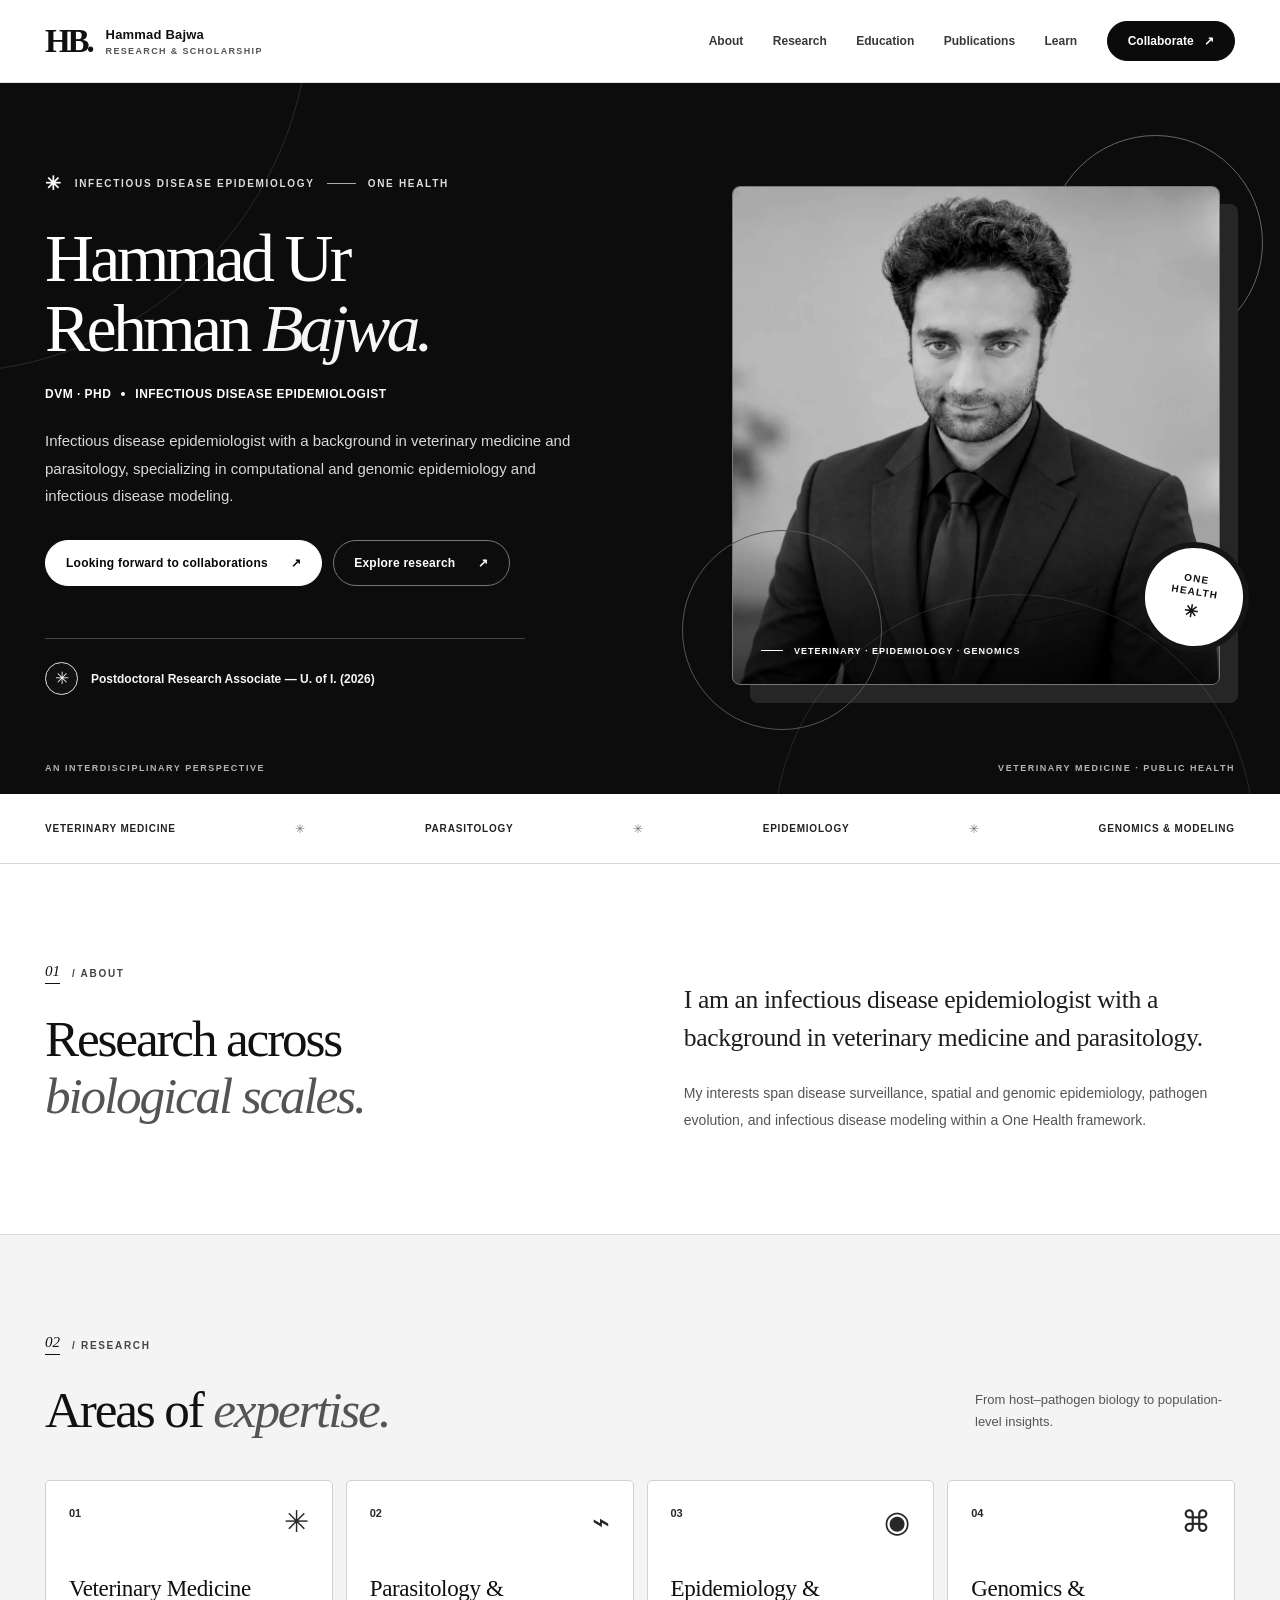
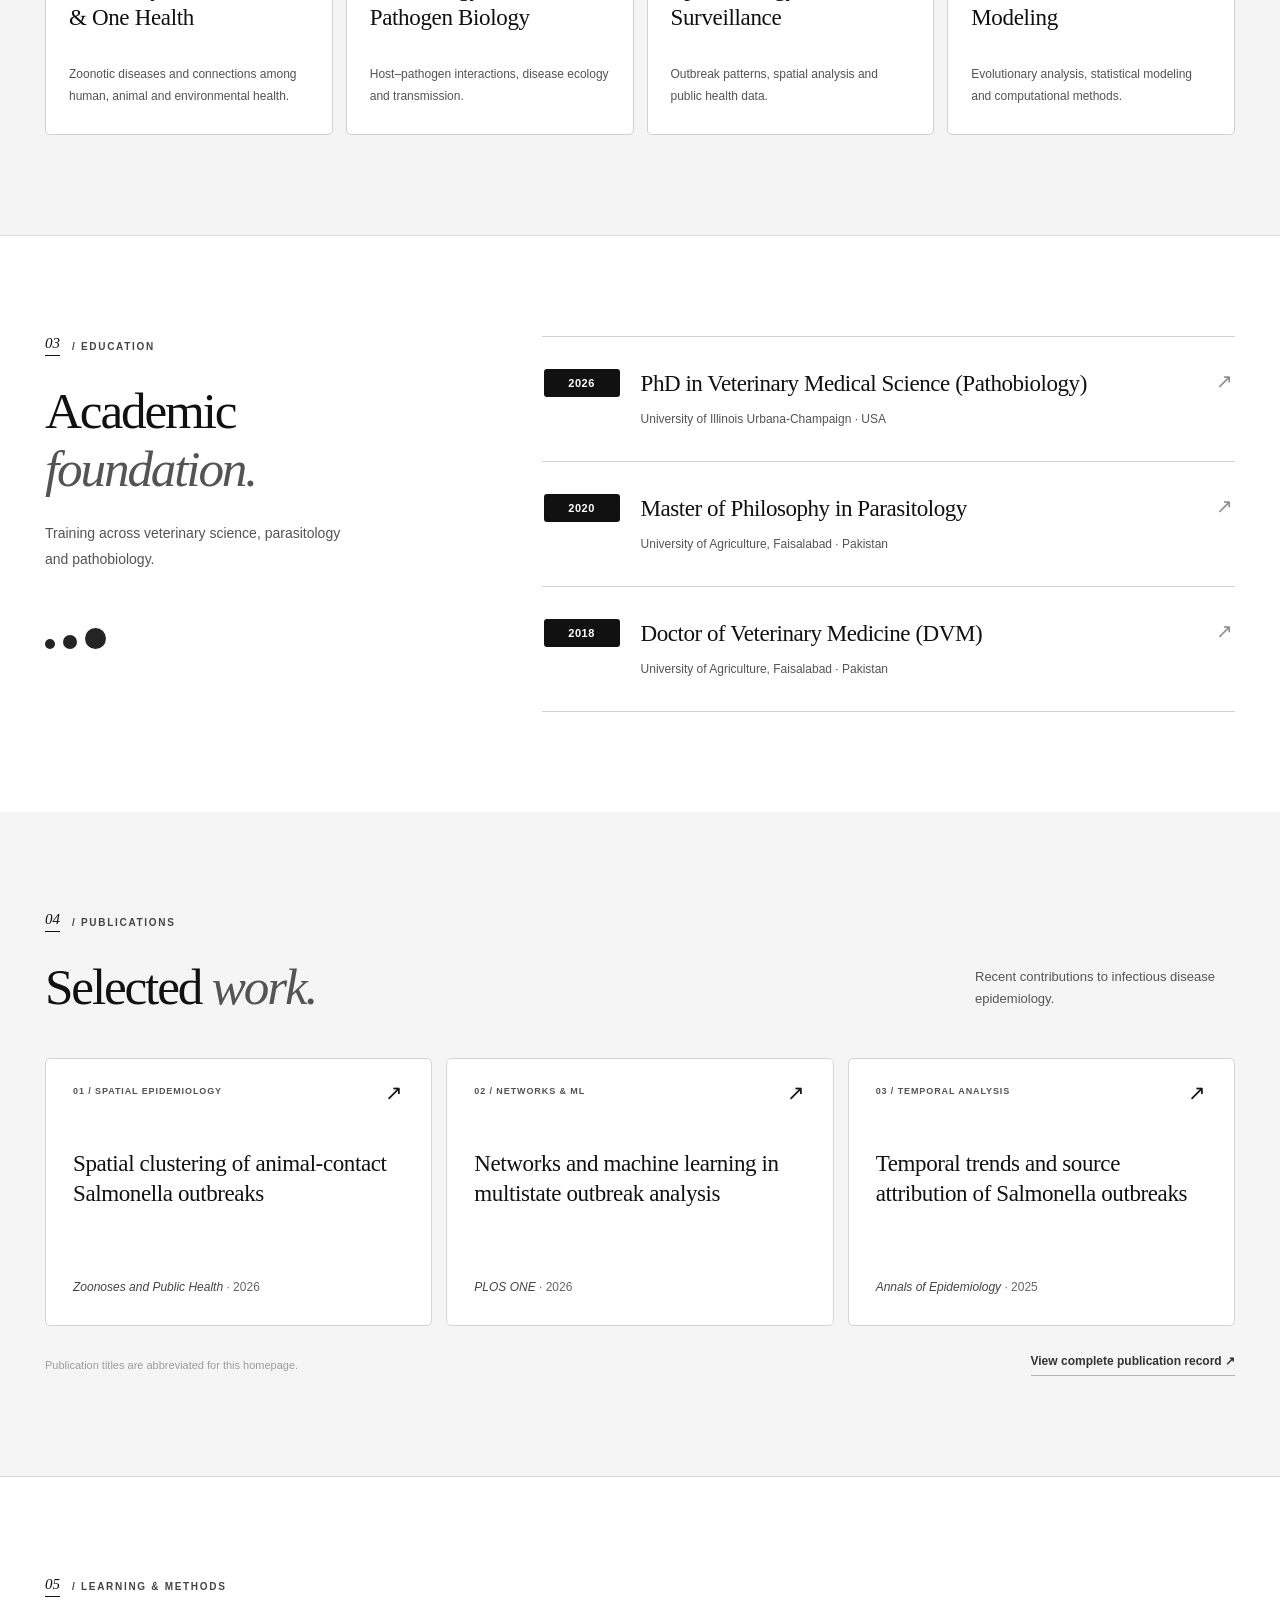
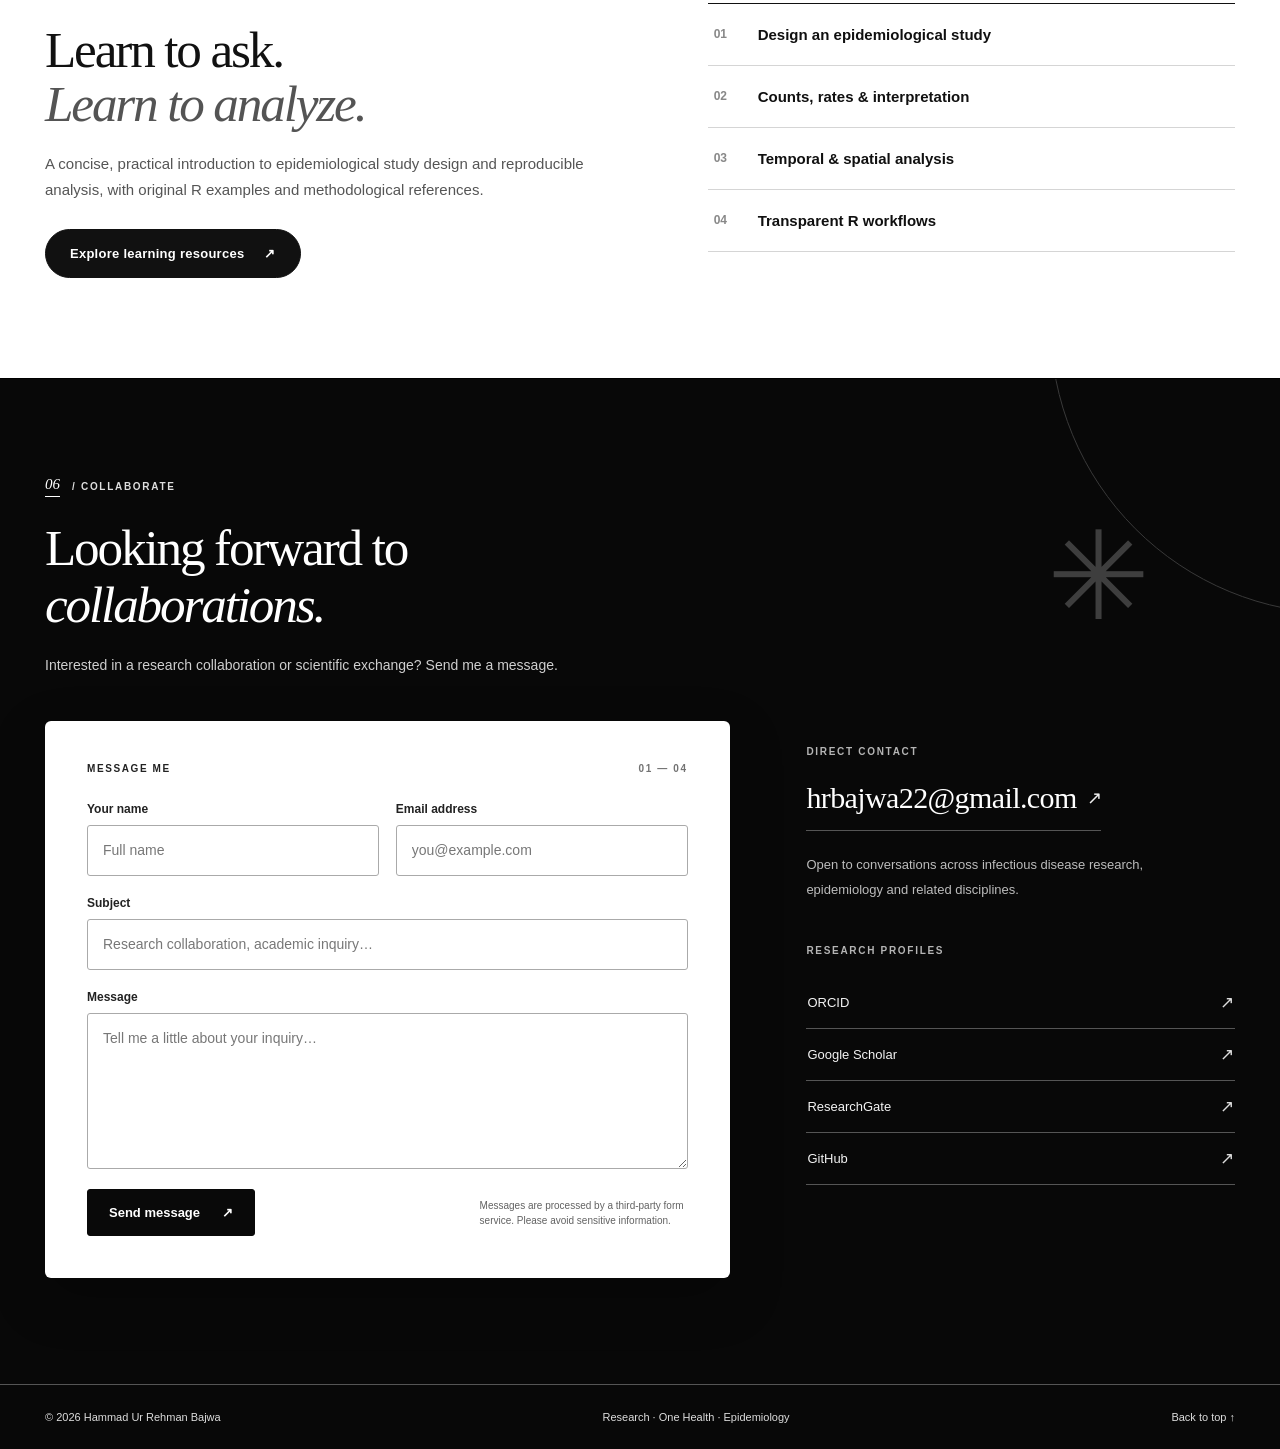
<file: index.html>
<!doctype html>
<html lang="en">
<head>
  <meta charset="utf-8">
  <meta name="viewport" content="width=device-width, initial-scale=1">
  <meta name="theme-color" content="#111111">
  <meta name="description" content="Hammad Ur Rehman Bajwa, DVM, PhD — infectious disease epidemiologist with a background in veterinary medicine and parasitology, genomic and computational epidemiology, and infectious disease modeling.">
  <meta property="og:type" content="profile">
  <meta property="og:title" content="Hammad Ur Rehman Bajwa | Infectious Disease Epidemiologist">
  <meta property="og:description" content="Infectious disease epidemiologist bridging veterinary medicine, parasitology, genomic epidemiology, computational methods and disease modeling.">
  <meta property="og:url" content="https://hrbajwa.github.io/">
  <meta property="og:image" content="https://hrbajwa.github.io/assets/hammad-bajwa-profile.webp">
  <meta property="og:image:alt" content="Professional portrait of Hammad Ur Rehman Bajwa">
  <title>Hammad Ur Rehman Bajwa, DVM, PhD · Infectious Disease Epidemiologist</title>
  <link rel="icon" href="assets/favicon.svg" type="image/svg+xml">
  <link rel="stylesheet" href="styles.css">
  <script src="script.js" defer></script>
  <script type="application/ld+json">{"@context":"https://schema.org","@type":"Person","name":"Hammad Ur Rehman Bajwa","honorificSuffix":"DVM, PhD","jobTitle":"Postdoctoral Research Associate","affiliation":{"@type":"CollegeOrUniversity","name":"University of Illinois Urbana-Champaign"},"email":"mailto:hrbajwa22@gmail.com","image":"https://hrbajwa.github.io/assets/hammad-bajwa-profile.webp","url":"https://hrbajwa.github.io/","sameAs":["https://orcid.org/0000-0001-6908-7659","https://www.researchgate.net/profile/Hammad-Bajwa?ev=hdr_xprf","https://scholar.google.com/citations?user=pwClDfwAAAAJ&hl=en","https://github.com/hrbajwa"]}</script>
</head>
<body>
<a class="skip-link" href="#main">Skip to content</a>
<header class="site-header" id="top">
  <div class="container nav-inner">
    <a href="#top" class="identity" aria-label="Hammad Bajwa, home"><span class="monogram">HB<span>.</span></span><span class="identity-copy"><strong>Hammad Bajwa</strong><small>Research &amp; Scholarship</small></span></a>
    <button class="menu-toggle" type="button" aria-label="Open navigation" aria-expanded="false" aria-controls="site-nav"><span></span><span></span><span></span></button>
    <nav class="site-nav" id="site-nav" aria-label="Main navigation">
      <a href="#about">About</a><a href="#expertise">Research</a><a href="#education">Education</a><a href="#publications">Publications</a><a href="learning.html">Learn</a><a class="nav-cta" href="#contact">Collaborate <span aria-hidden="true">↗</span></a>
    </nav>
  </div>
</header>
<main id="main">
  <section class="hero" aria-labelledby="page-title">
    <div class="container hero-layout">
      <div class="hero-text">
        <div class="eyebrow"><span class="small-asterisk" aria-hidden="true">✳</span> INFECTIOUS DISEASE EPIDEMIOLOGY <span class="eyebrow-rule"></span> ONE HEALTH</div>
        <h1 id="page-title">Hammad Ur<br>Rehman <em>Bajwa.</em></h1>
        <p class="hero-role">DVM · PhD <span class="role-dot"></span> Infectious Disease Epidemiologist</p>
        <p class="hero-description">Infectious disease epidemiologist with a background in veterinary medicine and parasitology, specializing in computational and genomic epidemiology and infectious disease modeling.</p>
        <div class="hero-actions"><a class="button primary" href="#contact">Looking forward to collaborations <span aria-hidden="true">↗</span></a><a class="button secondary" href="#expertise">Explore research <span aria-hidden="true">↗</span></a></div>
        <div class="hero-appointment"><span class="appointment-mark" aria-hidden="true"></span><span><b>Postdoctoral Research Associate — U. of I. (2026)</b></span></div>
      </div>
      <div class="hero-visual">
        <div class="photo-accent photo-accent-top" aria-hidden="true"></div>
        <figure class="portrait-frame"><img src="assets/hammad-bajwa-profile.webp" alt="Hammad Ur Rehman Bajwa in a dark suit" width="1536" height="1024" fetchpriority="high"><figcaption><span class="caption-line"></span> VETERINARY · EPIDEMIOLOGY · GENOMICS</figcaption></figure>
        <div class="floating-seal" aria-hidden="true"><span>ONE</span><span>HEALTH</span><span class="seal-star">✳</span></div>
        <div class="photo-accent photo-accent-bottom" aria-hidden="true"></div>
      </div>
    </div>
    <div class="container hero-foot"><span>AN INTERDISCIPLINARY PERSPECTIVE</span><span>VETERINARY MEDICINE · PUBLIC HEALTH</span></div>
  </section>

  <div class="discipline-bar"><div class="container discipline-inner"><span>Veterinary Medicine</span><span class="mid-dot">✳</span><span>Parasitology</span><span class="mid-dot">✳</span><span>Epidemiology</span><span class="mid-dot">✳</span><span>Genomics &amp; Modeling</span></div></div>

  <section class="section about" id="about">
    <div class="container split-intro">
      <div><span class="section-tag"><span>01</span> / ABOUT</span><h2>Research across<br><em>biological scales.</em></h2></div>
      <div class="intro-copy"><p class="intro-lead">I am an infectious disease epidemiologist with a background in veterinary medicine and parasitology.</p><p>My interests span disease surveillance, spatial and genomic epidemiology, pathogen evolution, and infectious disease modeling within a One Health framework.</p></div>
    </div>
  </section>

  <section class="section expertise-section" id="expertise">
    <div class="container">
      <div class="heading-row"><div><span class="section-tag"><span>02</span> / RESEARCH</span><h2>Areas of <em>expertise.</em></h2></div><p>From host–pathogen biology to population-level insights.</p></div>
      <div class="expertise-grid">
        <article class="field-card"><div class="field-top"><span>01</span><span class="field-symbol" aria-hidden="true">✳</span></div><h3>Veterinary Medicine<br>&amp; One Health</h3><p>Zoonotic diseases and connections among human, animal and environmental health.</p></article>
        <article class="field-card"><div class="field-top"><span>02</span><span class="field-symbol" aria-hidden="true">⌁</span></div><h3>Parasitology &amp;<br>Pathogen Biology</h3><p>Host–pathogen interactions, disease ecology and transmission.</p></article>
        <article class="field-card"><div class="field-top"><span>03</span><span class="field-symbol" aria-hidden="true">◉</span></div><h3>Epidemiology &amp;<br>Surveillance</h3><p>Outbreak patterns, spatial analysis and public health data.</p></article>
        <article class="field-card"><div class="field-top"><span>04</span><span class="field-symbol" aria-hidden="true">⌘</span></div><h3>Genomics &amp;<br>Modeling</h3><p>Evolutionary analysis, statistical modeling and computational methods.</p></article>
      </div>
    </div>
  </section>

  <section class="section education-section" id="education">
    <div class="container education-layout">
      <div class="education-heading"><span class="section-tag"><span>03</span> / EDUCATION</span><h2>Academic<br><em>foundation.</em></h2><p>Training across veterinary science, parasitology and pathobiology.</p><div class="edu-decoration" aria-hidden="true"><span></span><span></span><span></span></div></div>
      <div class="degrees" aria-label="Academic degrees">
        <article class="degree"><span class="degree-year">2026</span><div><h3>PhD in Veterinary Medical Science <span>(Pathobiology)</span></h3><p>University of Illinois Urbana-Champaign <span>· USA</span></p></div><span class="degree-arrow" aria-hidden="true">↗</span></article>
        <article class="degree"><span class="degree-year">2020</span><div><h3>Master of Philosophy <span>in Parasitology</span></h3><p>University of Agriculture, Faisalabad <span>· Pakistan</span></p></div><span class="degree-arrow" aria-hidden="true">↗</span></article>
        <article class="degree"><span class="degree-year">2018</span><div><h3>Doctor of Veterinary Medicine <span>(DVM)</span></h3><p>University of Agriculture, Faisalabad <span>· Pakistan</span></p></div><span class="degree-arrow" aria-hidden="true">↗</span></article>
      </div>
    </div>
  </section>

  <section class="section publications-section" id="publications">
    <div class="container">
      <div class="heading-row"><div><span class="section-tag"><span>04</span> / PUBLICATIONS</span><h2>Selected <em>work.</em></h2></div><p>Recent contributions to infectious disease epidemiology.</p></div>
      <div class="publication-grid">
        <a class="publication-card" href="https://doi.org/10.1111/zph.70071" target="_blank" rel="noopener noreferrer" aria-label="Read Mapping High-Rate Clusters of Animal Contact-Related Human Salmonella enterica Single-State Outbreaks (2026)"><div class="pub-header"><span>01 / SPATIAL EPIDEMIOLOGY</span><span class="pub-arrow" aria-hidden="true">↗</span></div><h3>Spatial clustering of animal-contact Salmonella outbreaks</h3><p><i>Zoonoses and Public Health</i> <span>· 2026</span></p></a>
        <a class="publication-card" href="https://doi.org/10.1371/journal.pone.0344889" target="_blank" rel="noopener noreferrer" aria-label="Read Multistate Animal-Contact-Related Nontyphoidal Salmonella enterica Outbreaks, Network and Machine Learning Analyses (2026)"><div class="pub-header"><span>02 / NETWORKS &amp; ML</span><span class="pub-arrow" aria-hidden="true">↗</span></div><h3>Networks and machine learning in multistate outbreak analysis</h3><p><i>PLOS ONE</i> <span>· 2026</span></p></a>
        <a class="publication-card" href="https://doi.org/10.1016/j.annepidem.2025.10.008" target="_blank" rel="noopener noreferrer" aria-label="Read Temporal Trends and Source Attribution of Animal-Contact Related Human Nontyphoidal Salmonella enterica Outbreaks (2025)"><div class="pub-header"><span>03 / TEMPORAL ANALYSIS</span><span class="pub-arrow" aria-hidden="true">↗</span></div><h3>Temporal trends and source attribution of Salmonella outbreaks</h3><p><i>Annals of Epidemiology</i> <span>· 2025</span></p></a>
      </div>
      <div class="all-papers"><span>Publication titles are abbreviated for this homepage.</span><a href="https://scholar.google.com/citations?user=pwClDfwAAAAJ&amp;hl=en" target="_blank" rel="noopener noreferrer">View complete publication record <span aria-hidden="true">↗</span></a></div>
    </div>
  </section>


  <section class="section learning-teaser" id="learning" aria-labelledby="learning-teaser-title">
    <div class="container learning-teaser-inner">
      <div><span class="section-tag"><span>05</span> / LEARNING &amp; METHODS</span><h2 id="learning-teaser-title">Learn to ask.<br><em>Learn to analyze.</em></h2><p>A concise, practical introduction to epidemiological study design and reproducible analysis, with original R examples and methodological references.</p><a class="button learning-button" href="learning.html">Explore learning resources <span aria-hidden="true">↗</span></a></div>
      <div class="teaser-tiles" aria-label="Learning resource topics"><span><b>01</b>Design an epidemiological study</span><span><b>02</b>Counts, rates &amp; interpretation</span><span><b>03</b>Temporal &amp; spatial analysis</span><span><b>04</b>Transparent R workflows</span></div>
    </div>
  </section>

  <section class="contact-section" id="contact" aria-labelledby="collaboration-title">
    <div class="container">
      <div class="collab-heading">
        <div>
          <span class="section-tag light"><span>06</span> / COLLABORATE</span>
          <h2 id="collaboration-title">Looking forward to<br><em>collaborations.</em></h2>
          <p>Interested in a research collaboration or scientific exchange? Send me a message.</p>
        </div>
        <div class="collab-head-mark" aria-hidden="true">✳</div>
      </div>
      <div class="collab-grid">
        <form id="collaboration-form" class="contact-form" action="https://formsubmit.co/hrbajwa22@gmail.com" method="POST" accept-charset="UTF-8">
          <input type="hidden" name="_subject" id="form-email-subject" value="New collaboration inquiry from academic website">
          <input type="hidden" name="_template" value="table">
          <input type="hidden" name="_next" value="https://hrbajwa.github.io/thanks.html">
          <input type="hidden" name="_url" value="https://hrbajwa.github.io/">
          <input type="text" name="_honey" class="form-honeypot" tabindex="-1" autocomplete="off" aria-hidden="true">
          <div class="form-intro"><span>MESSAGE ME</span><span>01 — 04</span></div>
          <div class="form-row">
            <div class="form-field"><label for="collab-name">Your name</label><input id="collab-name" name="name" type="text" placeholder="Full name" autocomplete="name" maxlength="120" required></div>
            <div class="form-field"><label for="collab-email">Email address</label><input id="collab-email" name="email" type="email" placeholder="you@example.com" autocomplete="email" maxlength="254" required></div>
          </div>
          <div class="form-field"><label for="collab-subject">Subject</label><input id="collab-subject" name="subject" type="text" placeholder="Research collaboration, academic inquiry…" maxlength="150" required></div>
          <div class="form-field"><label for="collab-message">Message</label><textarea id="collab-message" name="message" rows="6" placeholder="Tell me a little about your inquiry…" maxlength="5000" required></textarea></div>
          <div class="form-submit-row"><button class="form-submit" type="submit">Send message <span aria-hidden="true">↗</span></button><p>Messages are processed by a third-party form service. Please avoid sensitive information.</p></div>
        </form>
        <aside class="contact-side" aria-label="Contact details and academic profiles">
          <p class="contact-overline">DIRECT CONTACT</p>
          <a class="direct-email" href="mailto:hrbajwa22@gmail.com">hrbajwa22@gmail.com <span aria-hidden="true">↗</span></a>
          <p class="side-note">Open to conversations across infectious disease research, epidemiology and related disciplines.</p>
          <div class="contact-socials">
            <p class="contact-overline">RESEARCH PROFILES</p>
            <a href="https://orcid.org/0000-0001-6908-7659" target="_blank" rel="noopener noreferrer">ORCID <span aria-hidden="true">↗</span></a>
            <a href="https://scholar.google.com/citations?user=pwClDfwAAAAJ&amp;hl=en" target="_blank" rel="noopener noreferrer">Google Scholar <span aria-hidden="true">↗</span></a>
            <a href="https://www.researchgate.net/profile/Hammad-Bajwa?ev=hdr_xprf" target="_blank" rel="noopener noreferrer">ResearchGate <span aria-hidden="true">↗</span></a>
            <a href="https://github.com/hrbajwa" target="_blank" rel="noopener noreferrer">GitHub <span aria-hidden="true">↗</span></a>
          </div>
        </aside>
      </div>
    </div>
  </section>
</main>
<footer class="site-footer"><div class="container footer-inner"><span>© <span id="year">2026</span> Hammad Ur Rehman Bajwa</span><span>Research · One Health · Epidemiology</span><a href="#top">Back to top ↑</a></div></footer>
<!-- Cloudflare Web Analytics --><script type='module' src='https://static.cloudflareinsights.com/beacon.min.js' data-cf-beacon='{"token": "6b5b82cbedc443d493c2f87bbd44db3a"}'></script><!-- End Cloudflare Web Analytics -->
</body>
</html>
</file>
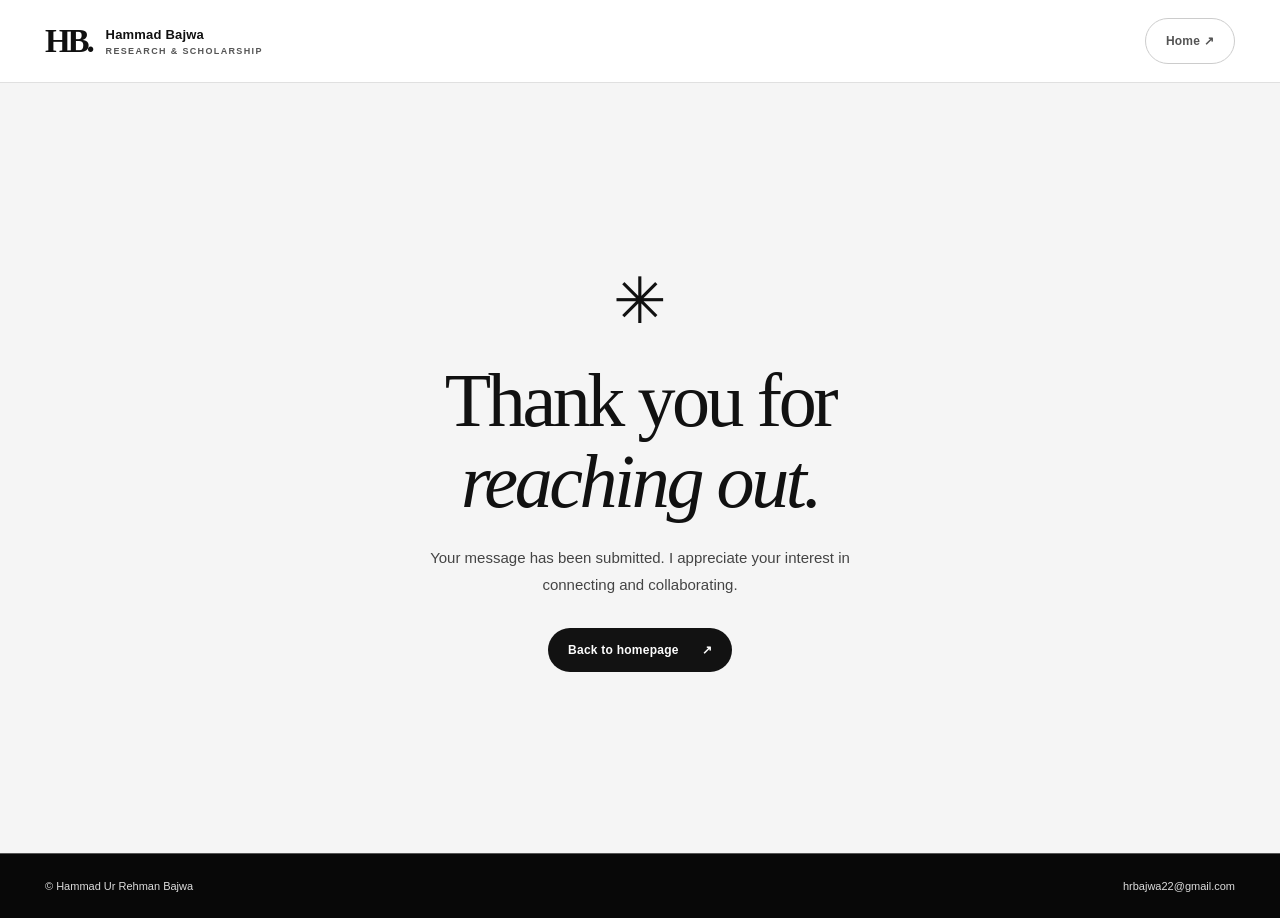
<file: thanks.html>
<!doctype html>
<html lang="en">
<head>
<meta charset="utf-8">
<meta name="viewport" content="width=device-width, initial-scale=1">
<meta name="theme-color" content="#111111">
<meta name="robots" content="noindex">
<title>Thank you · Hammad Ur Rehman Bajwa</title>
<link rel="icon" href="assets/favicon.svg" type="image/svg+xml">
<link rel="stylesheet" href="styles.css">
<style>
.thank-you-shell{min-height:calc(100dvh - 130px);display:grid;place-items:center;padding:72px 22px;text-align:center;background:#f5f5f5}
.thank-you-card{max-width:620px;margin:auto}.thank-you-icon{font-size:64px;color:#111;margin-bottom:22px}.thank-you-card h1{font:400 clamp(48px,7vw,76px)/1.07 Georgia,serif;letter-spacing:-.045em;color:#111;margin:0 0 22px}.thank-you-card p{font-size:15px;line-height:1.8;color:#444;max-width:460px;margin:0 auto 30px}.thank-you-card .button{width:max-content;margin:auto}
</style>
</head>
<body>
<header class="site-header"><div class="container nav-inner"><a href="/" class="identity"><span class="monogram">HB<span>.</span></span><span class="identity-copy"><strong>Hammad Bajwa</strong><small>Research &amp; Scholarship</small></span></a><a class="button secondary" href="/">Home ↗</a></div></header>
<main class="thank-you-shell"><div class="thank-you-card"><div class="thank-you-icon" aria-hidden="true">✳</div><h1>Thank you for<br><em>reaching out.</em></h1><p>Your message has been submitted. I appreciate your interest in connecting and collaborating.</p><a class="button primary" href="/">Back to homepage <span aria-hidden="true">↗</span></a></div></main>
<footer class="site-footer"><div class="container footer-inner"><span>© Hammad Ur Rehman Bajwa</span><a href="mailto:hrbajwa22@gmail.com">hrbajwa22@gmail.com</a></div></footer>
</body></html>
</file>
<file: styles.css>
:root{--ink:#343434;--ink-dark:#262626;--sage:#6e6e6e;--accent:#c4c4c4;--lime:#e6e6e6;--cream:#f9f9f9;--cloud:#f0f0f0;--line:#e0e0e0;--muted:#777777;--serif:Georgia,'Iowan Old Style','Times New Roman',serif;--sans:Inter,'Aptos','Segoe UI',Arial,sans-serif;--max:1240px}
*,*::before,*::after{box-sizing:border-box}html{scroll-behavior:smooth;scroll-padding-top:92px}body{margin:0;color:var(--ink);background:var(--cream);font-family:var(--sans);-webkit-font-smoothing:antialiased}img,svg{max-width:100%}a{color:inherit;text-decoration:none}button{font:inherit}.container{width:min(calc(100% - 90px),var(--max));margin-inline:auto}::selection{background:#dedede;color:#303030}.skip-link{position:fixed;top:-100px;left:12px;z-index:100;background:white;color:var(--ink);padding:10px 15px}.skip-link:focus{top:12px}a:focus-visible,button:focus-visible{outline:3px solid #a8a8a8;outline-offset:3px}
.site-header{position:sticky;top:0;z-index:40;background:rgba(249,249,249,.94);border-bottom:1px solid #e6e6e6;backdrop-filter:blur(16px)}.nav-inner{height:82px;display:flex;align-items:center;justify-content:space-between;gap:25px}.identity{display:flex;align-items:center;gap:14px}.monogram{font:700 33px/1 var(--serif);letter-spacing:-.095em;color:var(--ink-dark)}.monogram span{color:#9b9b9b}.identity-copy{display:flex;flex-direction:column;gap:4px}.identity-copy strong{font-size:13px;letter-spacing:.015em}.identity-copy small{font-size:9px;letter-spacing:.15em;text-transform:uppercase;color:#8d8d8d;font-weight:700}.site-nav{display:flex;align-items:center;gap:clamp(18px,2.3vw,39px)}.site-nav a{font-size:12px;font-weight:650;color:#616161;transition:color .2s}.site-nav a:hover{color:#282828}.site-nav .nav-cta{padding:12px 20px;background:var(--ink);color:#ffffff;border-radius:100px}.nav-cta span{padding-left:7px}.menu-toggle{display:none;background:transparent;border:0;padding:10px}.menu-toggle span{display:block;width:22px;height:2px;margin:5px 0;background:#343434;border-radius:2px}
.hero{position:relative;overflow:hidden;background:linear-gradient(120deg,#f9f9f9 6%,#f4f4f4 100%)}.hero::before{content:"";width:790px;height:790px;border:1px solid rgba(110,110,110,.08);border-radius:50%;position:absolute;top:-430px;left:-450px}.hero-layout{display:grid;grid-template-columns:1.09fr .91fr;align-items:center;gap:clamp(38px,6vw,90px);padding:81px 0 68px;position:relative}.hero-text{position:relative;z-index:2}.eyebrow,.section-tag{display:flex;align-items:center;gap:12px;color:var(--sage);font-size:10px;letter-spacing:.17em;font-weight:800}.eyebrow{margin-bottom:31px}.small-asterisk{font-size:19px;color:#b1b1b1;line-height:1}.eyebrow-rule{height:1px;width:29px;background:#aaaaaa}.hero h1{margin:0 0 20px;font:400 clamp(54px,5.45vw,88px)/1.04 var(--serif);letter-spacing:-.055em;color:var(--ink-dark);white-space:nowrap}.hero h1 em{color:#858585;font-weight:400}.hero-role{display:flex;align-items:center;gap:10px;font-size:12px;font-weight:750;letter-spacing:.08em;text-transform:uppercase;color:#646464;margin:0 0 22px}.role-dot{background:#949494;width:4px;height:4px;border-radius:50%;flex-shrink:0}.hero-description{font-size:16px;line-height:1.82;color:#757575;max-width:530px;margin:0 0 30px}.hero-actions{display:flex;flex-wrap:wrap;gap:11px}.button{display:inline-flex;gap:23px;align-items:center;justify-content:center;font-size:12px;letter-spacing:.02em;font-weight:700;border-radius:100px;padding:15px 20px;transition:transform .2s,background .2s}.button:hover{transform:translateY(-2px)}.button.primary{color:#fdfdfd;background:var(--ink)}.button.primary:hover{background:#555555}.button.secondary{border:1px solid #cccccc;background:#ffffff70;color:#545454}.button.secondary:hover{background:white}.hero-appointment{margin-top:64px;padding-top:23px;display:flex;gap:13px;align-items:center;border-top:1px solid #e1e1e1;max-width:480px}.appointment-mark{height:33px;width:33px;border:1px solid #cfcfcf;background:#ececec;border-radius:50%;flex-shrink:0;position:relative}.appointment-mark::before{content:'✳';position:absolute;inset:0;display:grid;place-items:center;color:#929292;font-size:17px}.hero-appointment b{display:block;font-size:12px;font-weight:750;color:#444444}.hero-appointment small{display:block;font-size:11px;color:#818181;margin-top:6px}.hero-visual{height:min(40vw,555px);min-height:440px;position:relative}.portrait-frame{position:absolute;inset:18px 31px 9px 18px;margin:0;overflow:hidden;border-radius:190px 190px 18px 18px;background:#e0e0e0;box-shadow:0 22px 58px #36363620}.portrait-frame img{width:100%;height:100%;display:block;object-fit:cover;object-position:50% 42%;filter:saturate(.86)}.portrait-frame::after{content:"";position:absolute;inset:42% 0 0;background:linear-gradient(transparent 50%,rgba(28,28,28,.64) 100%);pointer-events:none}.portrait-frame figcaption{position:absolute;z-index:1;bottom:28px;left:28px;right:15px;color:white;font-size:9px;letter-spacing:.11em;font-weight:750;display:flex;align-items:center;gap:11px;text-shadow:0 1px 7px #343434}.caption-line{width:22px;height:1px;background:#e3e3e3;display:block}.photo-accent{position:absolute;z-index:0;border-radius:100%;border:1px solid #d2d2d2}.photo-accent-top{width:215px;height:215px;top:-37px;right:-28px}.photo-accent-bottom{width:200px;height:200px;bottom:-33px;left:-35px;background:#e9e9e9}.floating-seal{position:absolute;z-index:3;right:-14px;bottom:45px;width:110px;height:110px;border-radius:50%;display:flex;align-items:center;justify-content:center;flex-direction:column;gap:2px;background:#e6e6e6;border:6px solid #f5f5f5;color:#4d4d4d;box-shadow:0 10px 40px #45454518;transform:rotate(12deg);font-size:10px;font-weight:850;letter-spacing:.12em}.seal-star{font-size:17px;color:#8e8e8e;margin-top:2px}.hero-foot{display:flex;justify-content:space-between;padding:0 0 21px;color:#979797;font-size:9px;font-weight:800;letter-spacing:.17em}
.discipline-bar{background:var(--ink-dark);color:#eaeaea}.discipline-inner{min-height:68px;display:flex;align-items:center;justify-content:space-between;gap:15px}.discipline-inner>span:not(.mid-dot){text-transform:uppercase;font-size:10px;font-weight:750;letter-spacing:.08em;white-space:nowrap}.mid-dot{color:#a5a5a5;font-size:12px}
.section{padding:101px 0}.section-tag{margin-bottom:26px}.section-tag span{font:italic 15px/1 var(--serif);letter-spacing:0;color:#969696;border-bottom:1px solid #a6a6a6;padding-bottom:4px}h2{font:400 clamp(41px,4vw,62px)/1.12 var(--serif);letter-spacing:-.042em;margin:0;color:var(--ink-dark)}h2 em{font-weight:400;color:#919191}.split-intro{display:grid;grid-template-columns:.95fr 1fr;gap:clamp(55px,9vw,145px);align-items:start}.intro-copy{padding-top:17px}.intro-lead{font:400 clamp(22px,2vw,29px)/1.48 var(--serif);letter-spacing:-.015em;color:#4f4f4f;margin:0 0 23px}.intro-copy>p:last-child{max-width:565px;color:#7c7c7c;font-size:14px;line-height:1.95;margin:0}
.expertise-section{background:#f2f2f2;border-top:1px solid #ebebeb;border-bottom:1px solid #e6e6e6}.heading-row{display:flex;align-items:end;justify-content:space-between;gap:30px;margin-bottom:42px}.heading-row>p{font-size:13px;color:#888888;line-height:1.7;max-width:260px;margin:0 0 5px}.expertise-grid{display:grid;grid-template-columns:repeat(4,1fr);gap:13px}.field-card{border:1px solid #e5e5e5;border-radius:14px;background:#fcfcfc;padding:26px 23px 27px;min-height:263px;display:flex;flex-direction:column;transition:transform .2s,box-shadow .2s,border-color .2s}.field-card:hover{transform:translateY(-5px);border-color:#d3d3d3;box-shadow:0 14px 29px #33333310}.field-top{display:flex;justify-content:space-between;align-items:start;color:#9a9a9a;font-size:11px;font-weight:750;margin-bottom:38px}.field-symbol{font:400 30px/1 var(--serif);color:#9b9b9b}.field-card h3{font:400 23px/1.25 var(--serif);letter-spacing:-.015em;margin:0 0 16px;color:#424242}.field-card p{font-size:12px;line-height:1.85;color:#878787;margin:0;margin-top:auto}
.education-section{background:#fafafa}.education-layout{display:grid;grid-template-columns:.77fr 1.4fr;gap:clamp(55px,9vw,125px)}.education-heading>p{max-width:300px;font-size:14px;color:#878787;line-height:1.85;margin:24px 0 0}.edu-decoration{display:flex;gap:8px;margin-top:55px;align-items:end}.edu-decoration span{display:block;width:10px;height:10px;border-radius:50%;background:#c3c3c3}.edu-decoration span:nth-child(2){width:14px;height:14px;background:#a5a5a5}.edu-decoration span:nth-child(3){width:21px;height:21px;background:#7c7c7c}.degrees{border-top:1px solid #d7d7d7}.degree{display:grid;grid-template-columns:76px 1fr 22px;gap:21px;align-items:start;padding:32px 2px;border-bottom:1px solid #d7d7d7}.degree-year{background:#ececec;padding:8px 11px;border-radius:100px;font-size:11px;font-weight:800;letter-spacing:.05em;color:#6a6a6a;text-align:center}.degree h3{font:400 clamp(20px,1.8vw,27px)/1.29 var(--serif);letter-spacing:-.02em;color:#454545;margin:0 0 11px}.degree h3 span{color:#7f7f7f}.degree p{font-size:12px;line-height:1.6;margin:0;color:#818181}.degree p span{color:#aaaaaa}.degree-arrow{font-size:20px;color:#a5a5a5;text-align:right}
.publications-section{background:#f3f3f3}.publication-grid{display:grid;grid-template-columns:repeat(3,1fr);gap:14px}.publication-card{min-height:268px;padding:27px;border-radius:14px;background:#fcfcfc;border:1px solid #e6e6e6;display:flex;flex-direction:column;transition:transform .2s,border-color .2s,box-shadow .2s}.publication-card:hover{transform:translateY(-4px);border-color:#cdcdcd;box-shadow:0 11px 24px #40404012}.pub-header{display:flex;align-items:start;justify-content:space-between;gap:11px;font-size:9px;font-weight:800;letter-spacing:.10em;color:#959595;margin-bottom:49px}.pub-arrow{font-size:21px;font-weight:400;line-height:.7;color:#656565}.publication-card h3{font:400 23px/1.3 var(--serif);letter-spacing:-.017em;color:#434343;margin:0 0 22px}.publication-card p{font-size:12px;color:#7f7f7f;line-height:1.7;margin:auto 0 0}.publication-card p span{color:#a6a6a6}.all-papers{margin-top:28px;display:flex;justify-content:space-between;align-items:center;gap:20px}.all-papers>span{font-size:11px;color:#9c9c9c}.all-papers a{font-size:12px;font-weight:750;color:#5d5d5d;border-bottom:1px solid #b3b3b3;padding-bottom:7px}
.contact-section{background:var(--ink-dark);color:#f0f0f0;padding:95px 0;position:relative;overflow:hidden}.contact-section::after{content:"";position:absolute;width:580px;height:580px;border-radius:50%;border:1px solid #9e9e9e35;right:-250px;top:-275px;pointer-events:none}.contact-layout{display:grid;grid-template-columns:1.2fr .75fr;gap:clamp(60px,11vw,155px);position:relative;z-index:1}.section-tag.light{color:#cdcdcd}.section-tag.light span{color:#cdcdcd}.contact-section h2{color:#f8f8f8}.contact-section h2 em{color:#c8c8c8}.contact-section p:not(.connect-label){margin:21px 0 31px;color:#bebebe;line-height:1.8;font-size:13px}.contact-email{font:400 clamp(22px,2.7vw,37px) var(--serif);letter-spacing:-.015em;color:#e8e8e8;border-bottom:1px solid #a2a2a2;padding-bottom:8px;display:inline-flex;gap:15px}.contact-email span{font-size:18px;align-self:center}.connect-label{margin:5px 0 15px!important;color:#9f9f9f!important;font-size:10px!important;letter-spacing:.16em;font-weight:800}.connect-right a{display:flex;justify-content:space-between;align-items:center;border-bottom:1px solid #69696975;padding:17px 0;font-size:15px;color:#e3e3e3;transition:color .2s}.connect-right a:hover{color:#c8c8c8}.connect-right a span{font-size:19px;color:#a5a5a5}.site-footer{background:#202020;color:#9e9e9e;padding:26px 0}.footer-inner{display:flex;align-items:center;justify-content:space-between;gap:20px;font-size:11px}.footer-inner a{color:#dfdfdf}
@media(max-width:1100px){.container{width:calc(100% - 70px)}.hero h1{font-size:clamp(50px,5.6vw,69px)}.hero-layout{gap:25px}.expertise-grid{grid-template-columns:repeat(2,1fr)}.field-card{min-height:220px}.field-top{margin-bottom:18px}}
@media(max-width:800px){.nav-inner{height:71px}.menu-toggle{display:block}.site-nav{display:none;position:absolute;top:71px;left:0;right:0;padding:15px 35px 25px;background:#f9f9f9;border-bottom:1px solid #e5e5e5;box-shadow:0 18px 24px #28282813;flex-direction:column;align-items:stretch;gap:0}.site-nav.is-open{display:flex}.site-nav a{padding:14px 5px;border-bottom:1px solid #eaeaea;font-size:14px}.site-nav .nav-cta{border-radius:0;background:none;color:var(--ink);padding:14px 5px}.hero-layout{grid-template-columns:1fr;gap:35px;padding-top:56px}.hero h1{font-size:clamp(57px,10vw,80px)}.hero-appointment{margin-top:35px}.hero-visual{max-width:520px;width:100%;height:525px;margin:0 auto}.split-intro,.education-layout,.contact-layout{grid-template-columns:1fr;gap:40px}.intro-copy{padding:0}.section{padding:72px 0}.education-heading>p{margin:18px 0 0}.edu-decoration{display:none}.heading-row{align-items:start;flex-direction:column;gap:16px}.heading-row>p{max-width:none}.publication-grid{grid-template-columns:1fr}.publication-card{min-height:195px}.pub-header{margin-bottom:20px}.contact-section{padding:75px 0}.discipline-inner{flex-wrap:wrap;justify-content:center;padding:18px 0}.all-papers{align-items:start;flex-direction:column}}
@media(max-width:520px){.container{width:calc(100% - 38px)}.identity-copy small{font-size:8px}.hero-layout{padding-top:42px;gap:25px}.eyebrow{font-size:9px;gap:8px;margin-bottom:25px}.hero h1{font-size:clamp(45px,11.6vw,67px)}.hero-role{font-size:10px;flex-wrap:wrap}.hero-description{font-size:14px}.hero-actions{gap:8px}.button{font-size:11px;padding:13px 16px;gap:10px}.hero-visual{height:400px;min-height:0;max-width:390px}.portrait-frame{inset:10px 18px 3px 7px;border-radius:140px 140px 13px 13px}.portrait-frame figcaption{font-size:7px;left:18px;bottom:22px}.floating-seal{width:79px;height:79px;font-size:8px;right:-10px;bottom:36px;border-width:4px}.seal-star{font-size:13px}.photo-accent-bottom{width:140px;height:140px;left:-15px}.photo-accent-top{width:140px;height:140px;right:-12px}.hero-foot{font-size:8px}.discipline-inner{gap:10px 12px}.discipline-inner>span:not(.mid-dot){font-size:8px}.mid-dot{font-size:8px}.section{padding:62px 0}.section-tag{font-size:9px}h2{font-size:clamp(38px,10.5vw,49px)}.intro-lead{font-size:22px}.intro-copy>p:last-child{font-size:13px}.expertise-grid{grid-template-columns:1fr}.field-card{min-height:0;padding:23px}.field-card h3{font-size:24px}.field-top{margin-bottom:16px}.degree{grid-template-columns:1fr 20px;gap:11px;padding:24px 0}.degree-year{grid-column:1 / -1;width:max-content}.degree h3{font-size:23px}.publication-card{padding:24px}.publication-card h3{font-size:23px}.contact-email{font-size:clamp(20px,6.5vw,29px)}.footer-inner{flex-wrap:wrap;justify-content:start;gap:10px 18px}.footer-inner>span:nth-child(2){display:none}}
@media(prefers-reduced-motion:reduce){html{scroll-behavior:auto}*,*::before,*::after{transition-duration:.01ms!important}}

/* Collaboration-focused contact panel — version 4 */
.hero-role{letter-spacing:.05em;line-height:1.5;flex-wrap:wrap}
.hero-description{max-width:540px}
.hero-actions .button.primary{max-width:100%}
.contact-section{padding:98px 0 106px}
.contact-section::after{right:-350px;top:-345px}
.collab-heading{display:flex;justify-content:space-between;align-items:center;gap:24px;position:relative;z-index:1;margin-bottom:43px}
.collab-heading .section-tag{margin-bottom:22px}
.collab-heading p{font-size:14px!important;max-width:550px;margin:20px 0 0!important;color:#cbcbcb!important}
.collab-head-mark{font:400 123px/1 var(--serif);color:#a6a6a6;opacity:.4;padding-right:85px}
.collab-grid{display:grid;grid-template-columns:minmax(0,1.15fr) minmax(290px,.72fr);gap:clamp(36px,6vw,85px);align-items:start;position:relative;z-index:1}
.contact-form{background:#f9f9f9;color:var(--ink);padding:clamp(24px,3.4vw,42px);border-radius:20px;box-shadow:0 24px 55px #1515153d}
.form-intro{display:flex;justify-content:space-between;gap:18px;align-items:center;color:#717171;font-size:10px;letter-spacing:.16em;font-weight:850;margin-bottom:28px}
.form-intro span:last-child{color:#b0b0b0}
.form-row{display:grid;grid-template-columns:1fr 1fr;gap:17px}
.form-field{display:flex;flex-direction:column;gap:9px;margin-bottom:20px}
.form-field label{color:#555555;font-size:12px;font-weight:750}
.form-field input,.form-field textarea{display:block;width:100%;font:400 14px/1.5 var(--sans);color:#404040;background:#ffffff;border:1px solid #dbdbdb;border-radius:10px;padding:14px 15px;outline:0;transition:border-color .18s,box-shadow .18s}
.form-field input::placeholder,.form-field textarea::placeholder{color:#a5a5a5}
.form-field input:focus,.form-field textarea:focus{border-color:#8e8e8e;box-shadow:0 0 0 3px #bbbbbb3b}
.form-field textarea{min-height:148px;resize:vertical}
.form-honeypot{position:absolute!important;left:-10000px!important;top:auto!important;width:1px!important;height:1px!important;opacity:0!important}
.form-submit-row{display:flex;align-items:center;justify-content:space-between;gap:15px;flex-wrap:wrap}
.form-submit{cursor:pointer;display:inline-flex;align-items:center;justify-content:center;gap:22px;background:#353535;border:0;color:#ffffff;font:750 13px var(--sans);padding:15px 21px;border-radius:100px;transition:background .2s,transform .2s}
.form-submit:hover{background:#5c5c5c;transform:translateY(-2px)}
.form-submit-row p{color:#959595!important;font-size:10px!important;max-width:208px;line-height:1.5!important;margin:0!important}
.contact-side{padding-top:24px}
.contact-overline{font:800 10px/1.4 var(--sans)!important;letter-spacing:.17em;color:#adadad!important;margin:0 0 19px!important}
.direct-email{font:400 clamp(20px,2.4vw,30px)/1.3 var(--serif);letter-spacing:-.02em;display:flex;gap:10px;align-items:center;width:max-content;max-width:100%;overflow-wrap:anywhere;color:#efefef;border-bottom:1px solid #949494;padding-bottom:13px}
.direct-email span{font:400 18px var(--sans);color:#c1c1c1}
.contact-side .side-note{margin:22px 0 42px!important;max-width:350px;color:#bfbfbf!important;font-size:13px!important;line-height:1.85!important}
.contact-socials a{display:flex;justify-content:space-between;align-items:center;gap:18px;color:#eaeaea;border-bottom:1px solid #99999949;padding:15px 1px;font-size:13px;transition:color .15s}
.contact-socials a:hover{color:#cecece}
.contact-socials a span{font-size:17px;color:#b7b7b7}
@media(max-width:800px){.collab-grid{grid-template-columns:1fr;gap:38px}.contact-side{padding:5px 4px 0}.contact-section{padding:72px 0 80px}.collab-head-mark{font-size:90px;padding-right:0}.contact-side .side-note{max-width:550px}}
@media(max-width:520px){.hero-actions .button.primary{font-size:11px;gap:9px;white-space:normal}.hero-role{font-size:10px;line-height:1.65}.collab-heading{margin-bottom:30px}.collab-head-mark{display:none}.collab-heading h2{font-size:clamp(38px,10vw,48px)}.contact-form{padding:24px 20px;border-radius:16px}.form-row{grid-template-columns:1fr;gap:0}.form-intro{margin-bottom:24px}.form-submit-row{align-items:stretch}.form-submit{width:100%}.form-submit-row p{max-width:none!important}.direct-email{font-size:clamp(20px,5.8vw,27px)}}


/* Edition 5 — high-contrast, strictly monochrome academic portfolio */
:root{--ink:#121212;--ink-dark:#070707;--sage:#515151;--accent:#d8d8d8;--lime:#e7e7e7;--cream:#fff;--cloud:#f4f4f4;--line:#d8d8d8;--muted:#555}
body{background:#fff;color:#101010}
::selection{background:#1a1a1a;color:#fff}
a:focus-visible,button:focus-visible,input:focus-visible,textarea:focus-visible{outline:2px solid #666;outline-offset:3px}
.site-header{background:rgba(255,255,255,.97);border-color:#e0e0e0}
.monogram,.identity-copy strong{color:#101010}.monogram span{color:#101010}.identity-copy small{color:#555}
.site-nav a{color:#393939}.site-nav a:hover{color:#000}.site-nav .nav-cta{background:#0b0b0b;color:#fff;border:1px solid #0b0b0b}
.site-nav .nav-cta:hover{background:#fff;color:#000}
.menu-toggle span{background:#000}
/* Big typographic black hero with a monochrome editorial portrait */
.hero{background:#0c0c0c;color:#fff;border-bottom:1px solid #fff}
.hero::before{border-color:rgba(255,255,255,.12);width:730px;height:730px;top:-440px;left:-420px}
.hero::after{content:'';position:absolute;right:2vw;bottom:-280px;width:480px;height:480px;border:1px solid rgba(255,255,255,.11);border-radius:50%;pointer-events:none}
.hero-layout{padding:89px 0 66px;grid-template-columns:1.08fr .92fr;gap:clamp(34px,5vw,76px)}
.hero h1{color:#fff;font-size:clamp(54px,5.3vw,82px);white-space:normal;letter-spacing:-.055em}
.hero h1 em{color:#f6f6f6}
.eyebrow{color:#ddd}.small-asterisk{color:#fff}.eyebrow-rule{background:#aaa}
.hero-role{color:#fff;font-size:12px;letter-spacing:.04em;font-weight:750;margin-bottom:24px}
.role-dot{background:#fff}
.hero-description{font-size:15px;line-height:1.85;color:#d8d8d8;max-width:550px}
.hero-actions .button.primary{background:#fff;color:#070707;border:1px solid #fff;font-size:12px}
.hero-actions .button.primary:hover{background:#e4e4e4}
.hero-actions .button.secondary{color:#fff;border:1px solid #777;background:transparent}
.hero-actions .button.secondary:hover{background:#272727;color:#fff}
.hero-appointment{border-color:#454545;margin-top:52px}
.appointment-mark{background:#111;border-color:#dedede}.appointment-mark::before{color:#fff}
.hero-appointment b{color:#f6f6f6;font-weight:650;font-size:12px}
.hero-foot{color:#b4b4b4}
.hero-visual{height:min(41vw,550px)}
.portrait-frame{border-radius:8px;inset:14px 15px 12px 15px;background:#333;border:1px solid #777;box-shadow:18px 18px 0 #262626}
.portrait-frame img{filter:grayscale(1) contrast(1.06);object-position:50% 42%}
.portrait-frame::after{background:linear-gradient(transparent 50%,rgba(0,0,0,.7) 100%)}
.portrait-frame figcaption{color:#fff;font-size:9px}
.caption-line{background:#fff}
.photo-accent{border-color:#666}.photo-accent-top{background:transparent}.photo-accent-bottom{background:transparent;border-color:#555}
.floating-seal{color:#111;background:#fff;border:6px solid #151515;box-shadow:none;transform:rotate(9deg)}
.seal-star{color:#111}
.discipline-bar{background:#fff;color:#111;border-bottom:1px solid #d8d8d8}
.discipline-inner>span:not(.mid-dot){color:#222}.mid-dot{color:#777}
.section{padding-top:100px;padding-bottom:100px}
.section-tag{color:#444}.section-tag span{color:#111;border-color:#111}
h2{color:#111}h2 em{color:#545454}
.about{background:#fff}.intro-lead{color:#1e1e1e}.intro-copy>p:last-child{color:#555}
.expertise-section{background:#f4f4f4;border-top:1px solid #ddd;border-bottom:1px solid #ddd}
.heading-row>p{color:#555}
.field-card{background:#fff;border:1px solid #d1d1d1;border-radius:5px;min-height:255px}
.field-card:hover{border-color:#222;box-shadow:0 12px 25px #00000011}
.field-top,.field-symbol{color:#282828}.field-card h3{color:#101010}.field-card p{color:#535353}
.education-section{background:#fff}.education-heading>p{color:#535353}
.edu-decoration span,.edu-decoration span:nth-child(2),.edu-decoration span:nth-child(3){background:#242424}
.degrees,.degree{border-color:#d1d1d1}.degree-year{background:#111;color:#fff;border-radius:3px}
.degree h3,.degree h3 span{color:#111}.degree p,.degree p span{color:#545454}.degree-arrow{color:#8e8e8e}
.publications-section{background:#f5f5f5}
.publication-card{border-radius:5px;background:#fff;border:1px solid #d4d4d4}
.publication-card:hover{border-color:#111;box-shadow:0 13px 28px #00000014}
.pub-header{color:#535353}.pub-arrow{color:#151515}.publication-card h3{color:#111}.publication-card p{color:#444}.publication-card p span{color:#666}
.all-papers{border-color:#d1d1d1}.all-papers,.all-papers a{color:#333}
/* Pure black collaboration section / white form */
.contact-section{background:#080808;color:#fff;border-top:1px solid #000}
.contact-section::before,.contact-section::after{border-color:#393939;background:none}
.contact-section h2{color:#fff}.contact-section h2 em{color:#fff}
.contact-section .section-tag{color:#dedede}.contact-section .section-tag span{color:#fff;border-color:#fff}
.collab-heading p{color:#cfcfcf!important;font-size:14px!important}
.collab-head-mark{color:#f1f1f1;opacity:.23}
.contact-form{color:#111;background:#fff;border-radius:6px;box-shadow:0 19px 52px #00000044}
.form-intro{color:#222}.form-intro span:last-child{color:#737373}
.form-field label{color:#222}
.form-field input,.form-field textarea{background:#fff;color:#111;border:1px solid #aaa;border-radius:3px}
.form-field input::placeholder,.form-field textarea::placeholder{color:#777}
.form-field input:focus,.form-field textarea:focus{border-color:#111;box-shadow:0 0 0 2px #44444422}
.form-submit{background:#090909;color:#fff;border:1px solid #090909;border-radius:3px}
.form-submit:hover{background:#444}
.form-submit-row p{color:#626262!important;font-size:10px!important}
.contact-overline{color:#b5b5b5!important}
.direct-email{color:#fff;border-color:#555}.direct-email span{color:#eee}
.contact-side .side-note{color:#bcbcbc!important}
.contact-socials a{color:#f3f3f3;border-color:#555}.contact-socials a:hover{color:#bcbcbc}.contact-socials a span{color:#ddd}
.site-footer{background:#080808;color:#d8d8d8;border-top:1px solid #555}
.footer-inner,.footer-inner a{color:#ddd}
@media(max-width:980px){
 .site-nav.is-open{background:#fff;color:#111;border:1px solid #ddd}
 .site-nav a{border-color:#ddd}.site-nav .nav-cta{background:#111;color:#fff;border-radius:4px;padding:12px}
 .hero-layout{padding-top:70px}
 .hero-visual{max-width:530px}
}
@media(max-width:520px){
 .hero-layout{padding-top:45px;gap:28px}
 .hero h1{font-size:clamp(44px,11.4vw,63px)}
 .hero-role{font-size:10.5px}
 .hero-description{font-size:14px}
 .hero-visual{height:400px}
 .portrait-frame{inset:10px 14px 12px 8px;border-radius:6px}
 .floating-seal{background:#fff;color:#111;border-color:#111}
 .contact-section{padding:68px 0 76px}
 .collab-heading h2{font-size:clamp(40px,10vw,51px)}
 .contact-form{border-radius:4px}
}


/* Learning & Methods — clear, editorial, strictly monochrome. */
.learning-teaser{background:#fff;border-top:1px solid #d9d9d9}
.learning-teaser-inner{display:grid;grid-template-columns:1fr .9fr;gap:clamp(35px,6vw,90px);align-items:center}
.learning-teaser h2{font-size:clamp(40px,4vw,62px);line-height:1.06;margin:20px 0}
.learning-teaser h2 em{font-weight:400}
.learning-teaser-inner>div:first-child>p{color:#555;max-width:540px;font-size:15px;line-height:1.75;margin:0 0 25px}
.learning-button{background:#111;color:#fff!important;border:1px solid #111;padding:16px 24px;font-size:13px;display:inline-flex;gap:20px;align-items:center}
.learning-button:hover{background:#333}
.teaser-tiles{border-top:1px solid #111}
.teaser-tiles span{padding:22px 6px;display:flex;gap:20px;align-items:center;border-bottom:1px solid #d5d5d5;font-size:15px;font-weight:600}
.teaser-tiles b{font:700 12px var(--sans);color:#888;min-width:24px}
.learn-hero{padding:110px 0 108px;background:#0b0b0b;color:#fff}
.learn-eyebrow,.learn-kicker{display:block;font:750 11px var(--sans);letter-spacing:.12em}
.learn-eyebrow{color:#cfcfcf;margin-bottom:25px}
.learn-hero h1{color:#fff;font-size:clamp(46px,6vw,83px);line-height:1.07;letter-spacing:-.055em;max-width:1000px}
.learn-hero h1 em{font-weight:400;color:#d6d6d6}
.learn-hero p{max-width:735px;color:#cacaca;line-height:1.8;font-size:16px;margin:28px 0 35px}
.learn-quicklinks{display:flex;gap:10px;flex-wrap:wrap}
.learn-quicklinks a{border:1px solid #777;padding:11px 15px;color:#fff;font:650 12px var(--sans)}
.learn-quicklinks a:hover{background:#fff;color:#111}
.learn-section{padding:85px 0 100px}
.learn-section-heading{max-width:770px;margin-bottom:42px}
.learn-kicker{color:#666;margin-bottom:21px}
.learn-section h2,.learn-end h2{font-size:clamp(38px,4.5vw,61px);letter-spacing:-.04em;line-height:1.12;font-family:var(--serif);margin:0 0 19px;font-weight:600}
.learn-section h2 em,.learn-end h2 em{font-weight:400;color:#666}
.learn-section-heading>p{color:#575757;font-size:15px;line-height:1.8;max-width:720px}
.learn-intro{background:#f5f5f5}
.learn-topic-grid{display:grid;grid-template-columns:repeat(4,minmax(0,1fr));gap:12px}
.learn-topic-grid article,.learn-method-grid article{background:#fff;border:1px solid #d4d4d4;padding:29px 24px;min-height:201px}
.learn-topic-grid article>span,.learn-method-grid article>span{color:#707070;font:750 11px var(--sans)}
.learn-topic-grid h3,.learn-method-grid h3{font:700 21px/1.24 var(--serif);margin:18px 0 11px;color:#161616}
.learn-topic-grid p,.learn-method-grid p{color:#555;line-height:1.7;font-size:13px}
.learn-design{background:#fff}
.design-steps{list-style:none;margin:0;padding:0;display:grid;grid-template-columns:repeat(2,minmax(0,1fr));gap:0 40px}
.design-steps li{display:flex;gap:21px;padding:27px 0;border-top:1px solid #d2d2d2}
.step-index{color:#999;font:750 13px var(--sans);flex:0 0 28px}
.design-steps h3{font-size:20px;font-family:var(--serif);margin:0 0 8px;color:#141414}
.design-steps p{color:#545454;line-height:1.72;font-size:13.5px}
.learn-note{display:flex;gap:24px;align-items:baseline;background:#f2f2f2;border-left:3px solid #111;padding:19px 22px;margin-top:27px}
.learn-note b{flex:0 0 140px;font-size:13px}
.learn-note p{font-size:13px;line-height:1.6;color:#444}
#measures{background:#f5f5f5}
.measure-table-wrap{overflow-x:auto;border:1px solid #ddd;background:#fff}
.measure-table{border-collapse:collapse;width:100%;font-size:13px;line-height:1.65}
.measure-table th{text-align:left;background:#111;color:white;padding:17px 18px;min-width:178px;font-size:12px}
.measure-table td{vertical-align:top;padding:18px;border-bottom:1px solid #dfdfdf;color:#434343}
.measure-table td:first-child{color:#111}
.measure-table tr:last-child td{border-bottom:0}
.formula-strip{display:grid;grid-template-columns:1fr 1fr;gap:10px;margin-top:18px}
.formula-strip>div{display:flex;flex-direction:column;gap:10px;background:#ececec;padding:20px 23px}
.formula-strip span{font:750 10px var(--sans);letter-spacing:.13em;color:#666}
.formula-strip strong{font:600 19px/1.35 var(--serif);color:#161616}
.table-footnote{color:#5b5b5b;font-size:12px;line-height:1.7;max-width:970px;margin-top:17px}
.learn-methods{background:#fff}
.learn-method-grid{display:grid;grid-template-columns:repeat(2,1fr);gap:13px}
.learn-method-grid article{background:#fafafa;min-height:184px}
.learn-r-section{background:#101010;color:#fff}
.learn-r-layout{display:grid;grid-template-columns:1fr .88fr;gap:clamp(35px,6vw,85px);align-items:center}
.learn-r-section .learn-kicker{color:#ccc}
.learn-r-section h2{color:#fff}
.learn-r-section h2 em{color:#ccc}
.learn-r-section p{color:#d0d0d0;font-size:14px;line-height:1.8;max-width:630px}
.learn-r-actions{display:flex;gap:11px;flex-wrap:wrap;margin:24px 0}
.learn-download,.learn-secondary{display:inline-flex;gap:14px;align-items:center;padding:14px 17px;font-weight:700;font-size:12px;border:1px solid #fff}
.learn-download{background:#fff;color:#111}
.learn-download:hover{background:#d8d8d8}
.learn-secondary{color:#fff}
.learn-secondary:hover{background:#333}
.learn-r-section .resource-caveat{font-size:11px;color:#bbb}
.code-preview{border:1px solid #555;background:#1d1d1d;border-radius:4px;overflow:hidden}
.code-preview-head{background:#ededed;color:#111;display:flex;justify-content:space-between;padding:13px 20px;font:750 10px var(--sans);letter-spacing:.1em}
.code-preview pre{white-space:pre-wrap;overflow-wrap:anywhere;color:#ededed;padding:25px 24px;font:13px/1.85 Consolas,'Courier New',monospace}
.learn-references{background:#f5f5f5}
.ref-list{display:grid;grid-template-columns:repeat(3,1fr);gap:15px}
.ref-list>div{background:white;border:1px solid #dadada;padding:24px}
.ref-list b{font-size:14px}
.ref-list p{margin:13px 0;color:#525252;line-height:1.65;font-size:12.5px}
.ref-list a{color:#111;font-weight:650;font-size:12px;text-decoration:underline;text-underline-offset:4px}
.reference-boundary{margin-top:20px;max-width:900px;color:#595959;font-size:12px;line-height:1.7}
.learn-end{background:#fff;border-top:1px solid #ddd;padding:69px 0 80px}
.learn-end>.container{display:flex;justify-content:space-between;align-items:end;gap:25px}
.learn-end span{font-size:10px;letter-spacing:.12em;font-weight:800;color:#555}
.learn-end h2{margin-top:13px;font-size:clamp(32px,4vw,55px)}
.learn-end a.button{padding:15px 23px;border:1px solid #111;background:#111;color:#fff;white-space:nowrap;font-size:13px}
@media(max-width:960px){.learning-teaser-inner,.learn-r-layout{grid-template-columns:1fr}.learn-topic-grid{grid-template-columns:repeat(2,1fr)}.ref-list{grid-template-columns:1fr 1fr}.learn-hero{padding:80px 0}}
@media(max-width:650px){.learning-teaser-inner,.design-steps,.learn-method-grid,.formula-strip,.ref-list{grid-template-columns:1fr}.learn-topic-grid{grid-template-columns:1fr 1fr}.learn-section{padding:66px 0}.learn-hero{padding:67px 0 77px}.learn-hero p{font-size:14px}.learn-note{display:block}.learn-note p{margin-top:8px}.learn-end>.container{display:block}.learn-end a{margin-top:20px}.teaser-tiles span{font-size:13px}}
@media(max-width:420px){.learn-topic-grid{grid-template-columns:1fr}.learn-topic-grid article{min-height:0}.learn-hero h1{font-size:42px}.learn-r-section .learn-r-actions{display:grid}.learn-r-section .learn-r-actions>a{justify-content:center}.design-steps li{gap:15px}}

/* Original educational figures: black/white preview and accessible full-size lightbox. */
.learning-infographic{margin:44px 0 0; border:1px solid #d2d2d2; background:#fff; padding:clamp(16px,2.7vw,28px);}
.learning-infographic-heading{display:flex; align-items:end; justify-content:space-between; gap:20px; margin-bottom:22px;}
.learning-infographic-heading>div{max-width:670px;}
.learning-infographic-heading .figure-index{font:750 10px var(--sans);letter-spacing:.14em;color:#666;}
.learning-infographic-heading h3{font:650 clamp(22px,2.4vw,32px)/1.22 var(--serif); margin:10px 0 9px;color:#101010;}
.learning-infographic-heading p,.learning-infographic figcaption{font:13px/1.75 var(--sans); color:#555;}
.learning-infographic .figure-cue{font:700 11px var(--sans);color:#222;white-space:nowrap;}
.figure-open{display:block;max-width:790px;margin:0 auto;position:relative;background:#f6f6f6;text-decoration:none;outline-offset:5px;overflow:hidden;}
.figure-open img{display:block;width:100%;max-height:650px;height:auto;object-fit:contain;object-position:top;transition:transform .24s ease;}
.figure-open:hover img{transform:scale(1.012);}
.figure-zoom-label{position:absolute;right:15px;bottom:15px;background:#111;color:white;padding:12px 15px;font:750 12px var(--sans);box-shadow:0 5px 18px #0004;}
.figure-zoom-label span{margin-left:8px;}
.learning-infographic figcaption{margin-top:17px;max-width:850px;font-size:12px;}
.figure-lightbox{border:1px solid #555;padding:0;background:#fff;color:#151515;width:min(95vw,1050px);max-width:95vw;max-height:95vh;box-shadow:0 20px 90px #0008;}
.figure-lightbox::backdrop{background:rgba(0,0,0,.86);}
.figure-lightbox-shell{padding:clamp(12px,2vw,23px);}
.figure-lightbox-top,.figure-lightbox-bottom{display:flex;align-items:center;justify-content:space-between;gap:15px;}
.figure-lightbox-top{border-bottom:1px solid #ddd;padding-bottom:14px;}
.figure-lightbox-top strong{font:700 clamp(15px,2vw,21px) var(--serif);}
.figure-lightbox-top button,.figure-lightbox-bottom button,.figure-lightbox-bottom a{font:700 12px var(--sans);padding:10px 13px;border:1px solid #181818;background:#fff;color:#111;cursor:pointer;text-decoration:none;}
.figure-lightbox-top button:hover,.figure-lightbox-bottom button:hover,.figure-lightbox-bottom a:hover{background:#111;color:#fff;}
.figure-lightbox-viewport{height:min(70vh,730px);min-height:220px;overflow:auto;background:#f3f3f3;display:grid;justify-items:center;align-items:start;padding:12px;margin:15px 0;}
.figure-lightbox-viewport img{display:block;width:auto;height:auto;max-width:100%;max-height:100%;object-fit:contain;}
.figure-lightbox-viewport.is-zoomed{display:block;text-align:center;}
.figure-lightbox-viewport.is-zoomed img{max-width:none;max-height:none;width:1055px;height:auto;margin:auto;}
.figure-lightbox-bottom{padding-top:3px;}
.figure-lightbox-bottom span{font:11px/1.5 var(--sans);color:#555;}
.figure-lightbox-bottom div{display:flex;gap:9px;flex-wrap:wrap;justify-content:flex-end;}
.figure-lightbox-bottom button{background:#111;color:white;}
.figure-lightbox-bottom button:hover{background:white;color:#111;}
.ref-link-separator{display:inline-block;margin:0 9px;border-left:1px solid #aaa;height:12px;vertical-align:middle;}
@media(max-width:650px){.learning-infographic{margin-top:30px;}.learning-infographic-heading{display:block;}.learning-infographic .figure-cue{display:block;margin-top:12px;}.figure-open img{max-height:500px;}.figure-zoom-label{bottom:9px;right:9px;font-size:11px;padding:9px 12px;}.figure-lightbox{width:98vw;max-width:98vw;max-height:97vh;}.figure-lightbox-viewport{height:68vh;padding:5px;}.figure-lightbox-bottom{align-items:start;flex-direction:column;}.figure-lightbox-bottom div{justify-content:start;}.ref-link-separator{margin:0 6px;}}
@media(prefers-reduced-motion:reduce){.figure-open img{transition:none;}}
</file>
